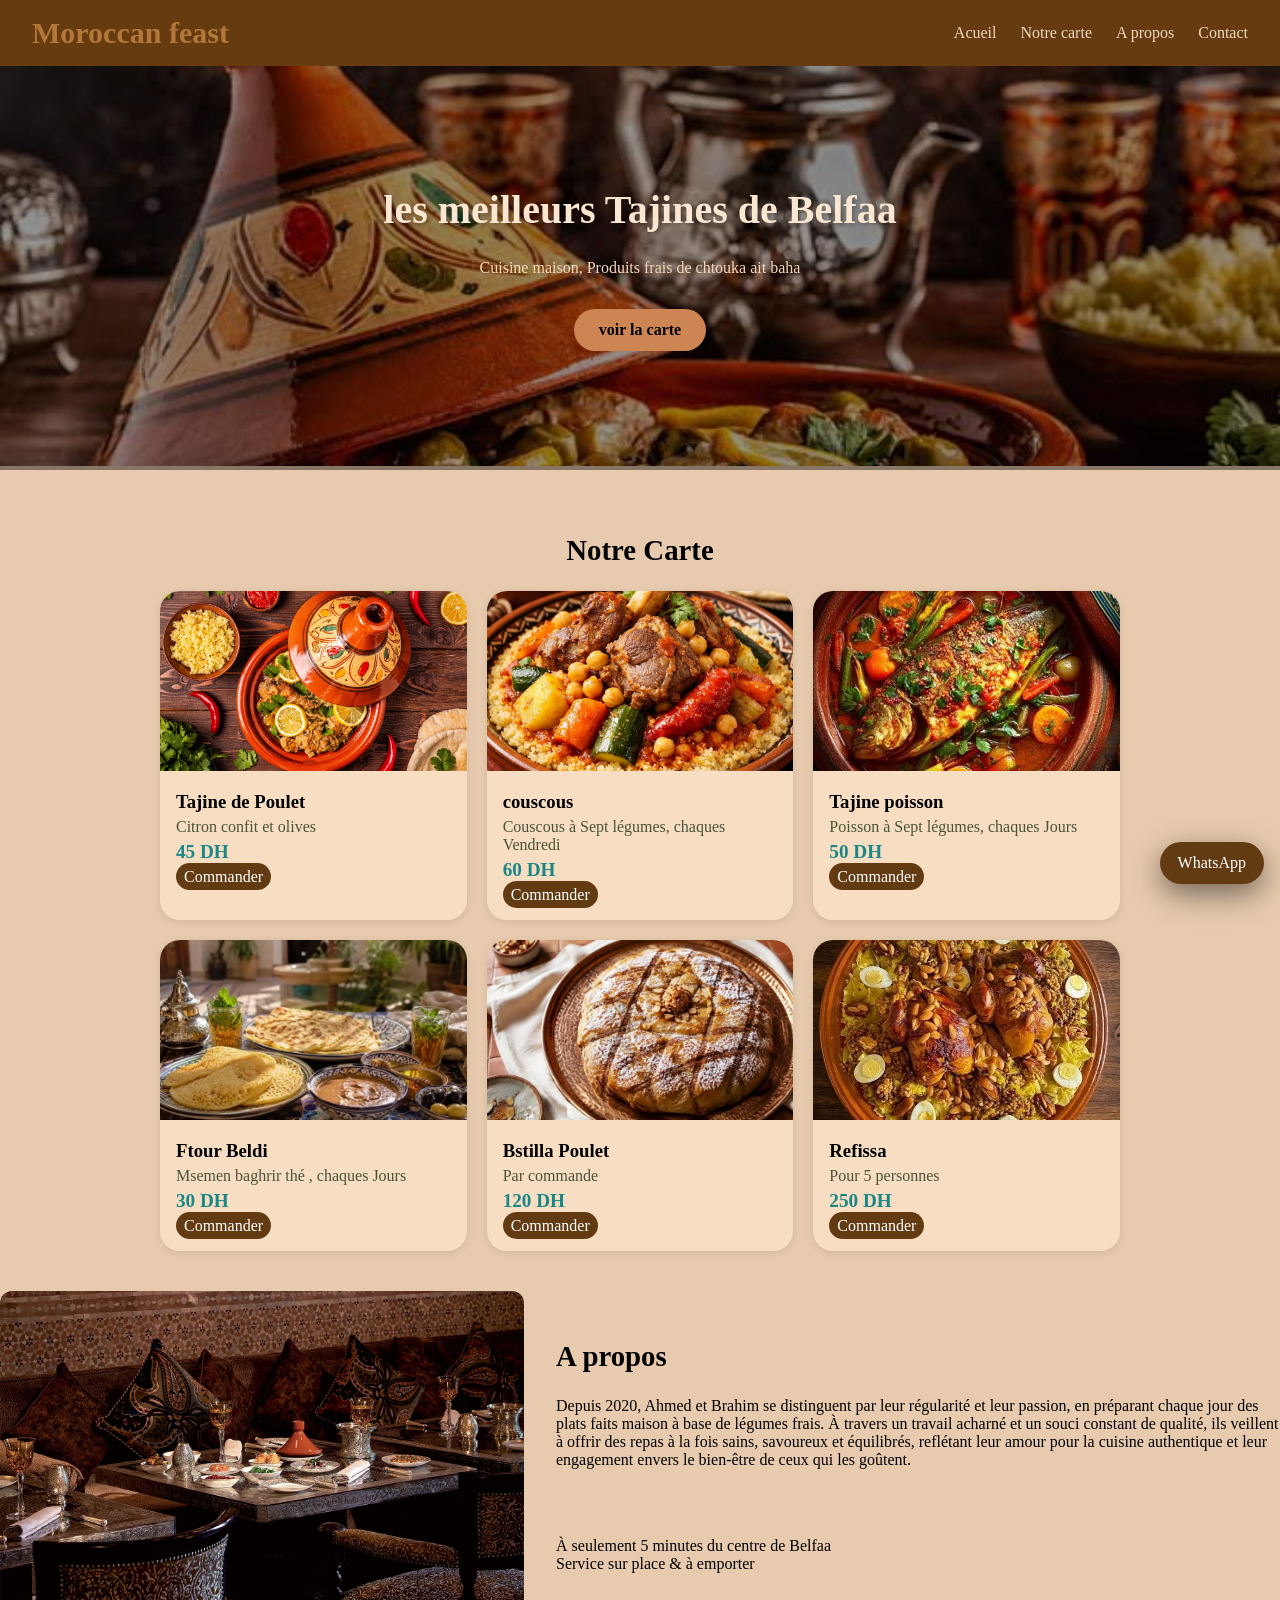
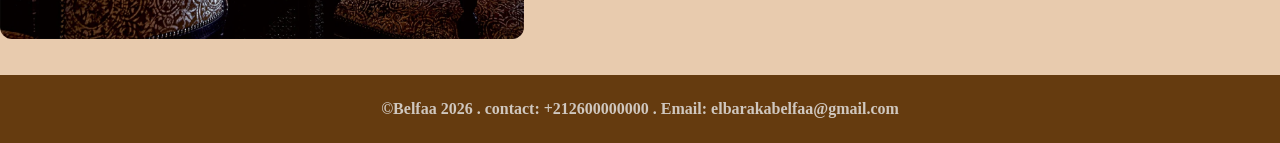
<file: index.html>
<!DOCTYPE html>
<html lang="en">
<head>
    <meta charset="UTF-8">
    <meta name="viewport" content="width=device-width, initial-scale=1.0">
    <title>Moroccan feast</title>
    <link rel="stylesheet" href="menu.css">
</head>
<body>
    <header class="entet">
        <div class="logo"> Moroccan feast</div>
        <div>
            <nav class="menu">
                <a href="#">Acueil</a>
                <a href="#carte"> Notre carte</a>
                <a href="#apropos">A propos</a>
                <a href="#contact">Contact</a>
            </nav>
        </div>
    </header>
    <main>
        <section class="bannier">
            <img src="tajin-poulet.jpg" alt="Tajine servi au Snack">
            <div class="bannier-text">
                <h1 class="a">les meilleurs Tajines de Belfaa</h1>
                <p>Cuisine maison, Produits frais de chtouka ait baha</p>
                <a href="#carte" class="btn"> voir la carte</a>
            </div>
        </section>

        <section id="carte" class="conteneur" >
            <h2>Notre Carte</h2>
            <div class="cartes">
                <article class="carte">
                    <img src="tajin.jpg" alt="tajine de poulet">
                    <div class="carte-text">
                        <h3>Tajine de Poulet</h3>
                        <p>Citron confit et olives</p>
                        <p class="prix">45 DH</p>
                        <div>
                            <a href="#contact" class="ba">Commander</a>
                        </div>
                    </div>
                </article>

                <article class="carte">
                    <img src="couscous.png" alt="couscous aux légumes">
                    <div class="carte-text">
                        <h3>couscous</h3>
                        <p>Couscous à Sept légumes, chaques Vendredi</p>
                        <p class="prix">60 DH</p>
                        <div>
                            <a href="#contact" class="ba">Commander</a>
                        </div>
                    </div>
                </article>

                <article class="carte">
                    <img src="tajine-poisson.jpg" alt="poisson aux légumes">
                    <div class="carte-text">
                        <h3>Tajine poisson</h3>
                        <p>Poisson à Sept légumes, chaques Jours</p>
                        <p class="prix">50 DH</p>
                        <div>
                            <a href="#contact" class="ba">Commander</a>
                        </div>
                    </div>
                </article>
                <article class="carte">
                    <img src="ftour-beldi.jpg" alt="poisson aux légumes">
                    <div class="carte-text">
                        <h3>Ftour Beldi</h3>
                        <p>Msemen baghrir thé , chaques Jours</p>
                        <p class="prix">30 DH</p>
                        <div>
                            <a href="#contact" class="ba">Commander</a>
                        </div> 
                    </div>
                </article>
                <article class="carte">
                    <img src="bastila-poulet.jpg" alt="poisson aux légumes">
                    <div class="carte-text">
                        <h3>Bstilla Poulet</h3>
                        <p> Par commande</p>
                        <p class="prix">120 DH</p>
                        <div>
                            <a href="#contact" class="ba">Commander</a>
                        </div>
                    </div>
                </article>
                <article class="carte">
                    <img src="refissa.jpg" alt="poisson aux légumes">
                    <div class="carte-text">
                        <h3>Refissa</h3>
                        <p>Pour 5 personnes</p>
                        <p class="prix">250 DH</p>
                        <div>
                            <a href="#contact" class="ba">Commander</a>
                        </div>
                    </div>
                </article>
            </div>
        </section>
        <section id="apropos" class="apropos">
            <img src="resturant.jpg" alt="notre Cuisine">
            <div class="apropos-text">
                <h2>A propos</h2>
                <p>Depuis 2020, Ahmed et Brahim se distinguent par leur régularité et leur passion, en préparant chaque jour des plats faits maison à base de légumes frais.
                     À travers un travail acharné et un souci constant de qualité, ils veillent à offrir des repas à la fois sains, savoureux et équilibrés,
                     reflétant leur amour pour la cuisine authentique et leur engagement envers le bien-être de ceux qui les goûtent.</p>
                <br><br>
                <p>À seulement 5 minutes du centre de Belfaa <br> Service sur place & à emporter</p>
            </div>

        </section>
        <section>
            <a href="#" class="wa">WhatsApp</a>
        </section>

    </main>
    <br><br>
    <!-- Footer à ajouté de votre part-->
     <footer id="contact">&COPY;Belfaa 2026 . contact: +212600000000 . Email: elbarakabelfaa@gmail.com  </footer>
</body>
</html>
</file>
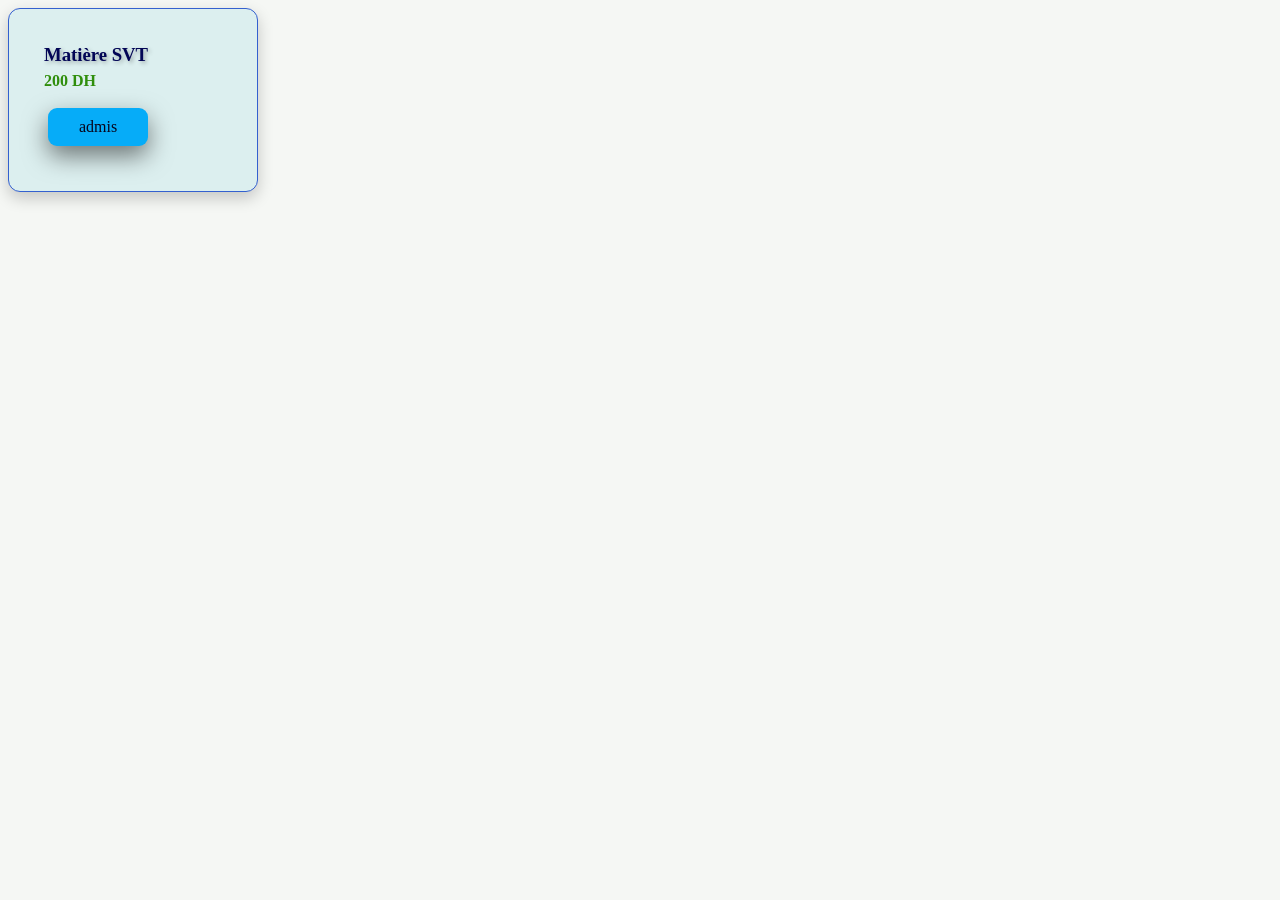
<file: exercice01.html>
<!DOCTYPE html>
<html lang="en">
<head>
    <meta charset="UTF-8">
    <meta name="viewport" content="width=>, initial-scale=1.0">
    <title>Document</title>
    <link rel="stylesheet" href="style.css">
</head>
<body>
    <div class="carte">
        <h3>Matière SVT</h3>
        <p class="prix">200 DH</p>
        <a href="#" class="btn">admis</a>
    </div>
    
</body>
</html>
</file>
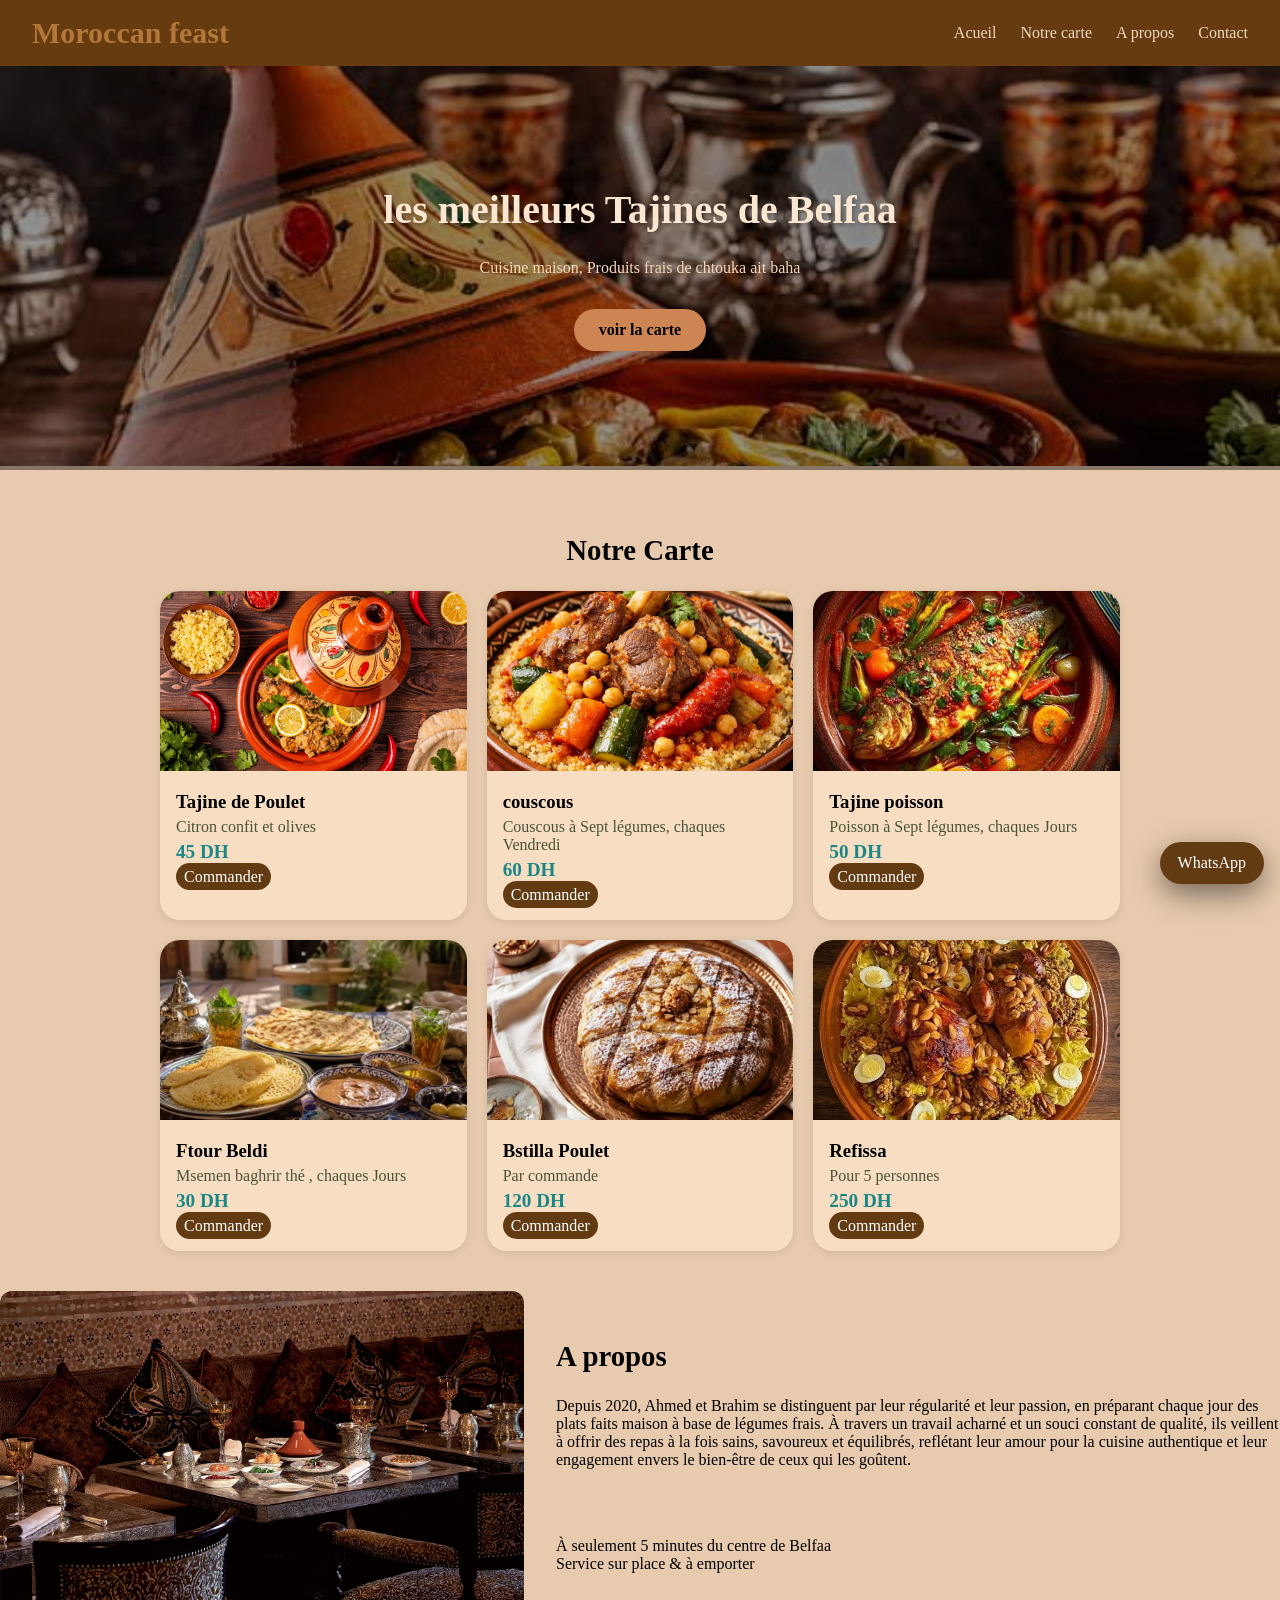
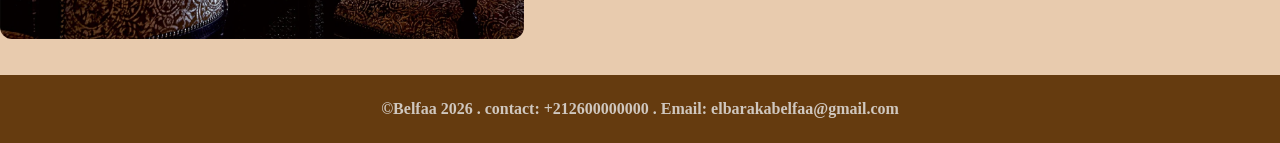
<file: menu.html>
<!DOCTYPE html>
<html lang="en">
<head>
    <meta charset="UTF-8">
    <meta name="viewport" content="width=device-width, initial-scale=1.0">
    <title>Elbaraka Belfaa</title>
    <link rel="stylesheet" href="menu.css">
</head>
<body>
    <header class="entet">
        <div class="logo"> Moroccan feast</div>
        <div>
            <nav class="menu">
                <a href="#">Acueil</a>
                <a href="#carte"> Notre carte</a>
                <a href="#apropos">A propos</a>
                <a href="#contact">Contact</a>
            </nav>
        </div>
    </header>
    <main>
        <section class="bannier">
            <img src="tajin-poulet.jpg" alt="Tajine servi au Snack">
            <div class="bannier-text">
                <h1 class="a">les meilleurs Tajines de Belfaa</h1>
                <p>Cuisine maison, Produits frais de chtouka ait baha</p>
                <a href="#carte" class="btn"> voir la carte</a>
            </div>
        </section>

        <section id="carte" class="conteneur" >
            <h2>Notre Carte</h2>
            <div class="cartes">
                <article class="carte">
                    <img src="tajin.jpg" alt="tajine de poulet">
                    <div class="carte-text">
                        <h3>Tajine de Poulet</h3>
                        <p>Citron confit et olives</p>
                        <p class="prix">45 DH</p>
                        <div>
                            <a href="#contact" class="ba">Commander</a>
                        </div>
                    </div>
                </article>

                <article class="carte">
                    <img src="couscous.png" alt="couscous aux légumes">
                    <div class="carte-text">
                        <h3>couscous</h3>
                        <p>Couscous à Sept légumes, chaques Vendredi</p>
                        <p class="prix">60 DH</p>
                        <div>
                            <a href="#contact" class="ba">Commander</a>
                        </div>
                    </div>
                </article>

                <article class="carte">
                    <img src="tajine-poisson.jpg" alt="poisson aux légumes">
                    <div class="carte-text">
                        <h3>Tajine poisson</h3>
                        <p>Poisson à Sept légumes, chaques Jours</p>
                        <p class="prix">50 DH</p>
                        <div>
                            <a href="#contact" class="ba">Commander</a>
                        </div>
                    </div>
                </article>
                <article class="carte">
                    <img src="ftour-beldi.jpg" alt="poisson aux légumes">
                    <div class="carte-text">
                        <h3>Ftour Beldi</h3>
                        <p>Msemen baghrir thé , chaques Jours</p>
                        <p class="prix">30 DH</p>
                        <div>
                            <a href="#contact" class="ba">Commander</a>
                        </div> 
                    </div>
                </article>
                <article class="carte">
                    <img src="bastila-poulet.jpg" alt="poisson aux légumes">
                    <div class="carte-text">
                        <h3>Bstilla Poulet</h3>
                        <p> Par commande</p>
                        <p class="prix">120 DH</p>
                        <div>
                            <a href="#contact" class="ba">Commander</a>
                        </div>
                    </div>
                </article>
                <article class="carte">
                    <img src="refissa.jpg" alt="poisson aux légumes">
                    <div class="carte-text">
                        <h3>Refissa</h3>
                        <p>Pour 5 personnes</p>
                        <p class="prix">250 DH</p>
                        <div>
                            <a href="#contact" class="ba">Commander</a>
                        </div>
                    </div>
                </article>
            </div>
        </section>
        <section id="apropos" class="apropos">
            <img src="resturant.jpg" alt="notre Cuisine">
            <div class="apropos-text">
                <h2>A propos</h2>
                <p>Depuis 2020, Ahmed et Brahim se distinguent par leur régularité et leur passion, en préparant chaque jour des plats faits maison à base de légumes frais.
                     À travers un travail acharné et un souci constant de qualité, ils veillent à offrir des repas à la fois sains, savoureux et équilibrés,
                     reflétant leur amour pour la cuisine authentique et leur engagement envers le bien-être de ceux qui les goûtent.</p>
                <br><br>
                <p>À seulement 5 minutes du centre de Belfaa <br> Service sur place & à emporter</p>
            </div>

        </section>
        <section>
            <a href="#" class="wa">WhatsApp</a>
        </section>

    </main>
    <br><br>
    <!-- Footer à ajouté de votre part-->
     <footer id="contact">&COPY;Belfaa 2026 . contact: +212600000000 . Email: elbarakabelfaa@gmail.com  </footer>
</body>
</html>
</file>
<file: menu.css>
* {
    box-sizing: border-box; 
    font-family: 'Times New Roman', Times, serif;
}

img {
    max-width: 100%;
    height: auto;
}

body {
    margin: 0;
    font-family: Arial, Helvetica, sans-serif;
    color: black;
    background-color: rgba(211, 157, 100, 0.521);
}

.entet {
    position: sticky;
    top: 0;
    z-index: 10;
    display: flex;
    justify-content: space-between;
    align-items: center;
    padding: 16px 32px;
    background-color: rgb(101, 59, 15);
}

.logo {
    color: rgb(179, 120, 57);
    font-size: 30px;
    font-weight: bold;
}

.menu {
    display: flex;
    gap: 24px;
}

.menu a {
    color: rgb(239, 217, 193);
    text-decoration: none;
}

.bannier {
    position: relative;
}

.bannier img {
    width: 100%;
    height: 400px;
    object-fit: cover;
}

.bannier-text {
    position: absolute;
    top: 0;
    left: 0;
    width: 100%;
    height: 100%;
    display: flex;
    flex-direction: column;
    justify-content: center;
    align-items: center;
    text-align: center;
    color: rgb(245, 215, 184);
    padding: 20px;
    background-color: rgba(0, 0, 0, 0.421);
}

.a { 
    color: #c1c717; 
    text-shadow: 2px 2px 4px rgba(0, 0, 0, 0.3); 
}

.bannier h1 {
    margin: 0 0 10px;
    font-size: 2.5rem;
    color: rgb(250, 230, 209);
}

.btn {
    display: inline-block;
    margin-top: 16px;
    padding: 12px 25px;
    background-color: rgb(205, 134, 83);
    color: black;
    text-decoration: none;
    border-radius: 999px;
    font-weight: bold;
    transition: background-color 0s;
}

.btn:hover {
    background-color: rgb(116, 59, 19);
    color: white;
}

.conteneur {
    max-width: 1000px;
    margin: 0 auto;
    padding: 40px 20px;
}

h2 {
    text-align: center;
    font-size: 1.8rem;
}

.cartes {
    display: flex;
    flex-wrap: wrap;
    gap: 20px;
}

.carte {
    position: relative;
    flex: 1 1 250px;
    background-color: rgba(255, 230, 204, 0.67);
    border-radius: 20px;
    overflow: hidden;
    box-shadow: 0 2px 8px rgba(0,0,0,.1);
}

.carte img {
    width: 100%;
    height: 180px;
    object-fit: cover;
}

.carte-text {
    padding: 16px;
}

.carte-text h3 {
    margin: 0 0 5px;
}

.carte-text p {
    margin: 0 0 5px;
    color: rgb(74, 83, 57);
}

.carte-text .prix {
    font-weight: bold;
    font-size: 1.2rem;
    color: rgb(26, 135, 135);
}

.apropos {
    display: flex;
    flex-wrap: wrap;
    align-items: center;
    gap: 32px;
}

.apropos img {
    flex: 1 1 100px;
    min-width: 0;
    border-radius: 12px;
}

.apropos-text {
    flex: 1 1 300px;
}

.apropos-text h2 {
    text-align: left;
    margin-top: 0;
}

footer { 
    background-color: rgb(101, 59, 15);
    color: rgb(207, 199, 191); 
    text-align: center; 
    padding: 25px; 
    font-weight: bold; 
    font-family: 'Times New Roman', Times, serif;
}

.wa {
    position: fixed;
    bottom: 16px;
    right: 16px;
    background-color: rgb(98, 59, 18);
    color: white;
    padding: 12px 18px;
    border-radius: 999px;
    text-decoration: none;
    box-shadow: 0 10px 30px rgba(0, 0, 0, 0.5);
    transition: background-color 0s;
}

.wa:hover {
    background-color: #432d05;
    color: white;
}

.ba {
    bottom: 40px;
    right: 10px;
    background-color: rgb(98, 59, 18);
    color: white;
    padding: 5px 8px;
    border-radius: 999px;
    text-decoration: none;
    transition: background-color 0s;
}

.ba:hover {
    background-color: #54360771;
    color: white;
}

@media (max-width: 1024px) {
    .carte {
        gap: 1.5rem;
    }
    .carte {
        flex: 1 1 calc(50% - 1.5rem);
    }
}

@media (max-width: 768px) {
    .entet {
        flex-direction: column;
        gap: 1rem;
        padding: 1rem;
        text-align: center;
    }

    .menu {
        gap: 1.2rem;
        flex-wrap: wrap;
        justify-content: center;
    }

    .bannier img {
        height: 300px;
    }

    .bannier h1 {
        font-size: 2rem;
    }

    .cartes {
        flex-direction: column;
        gap: 1.5rem;
    }

    .carte {
        flex: 1 1 100%;
    }

    .conteneur {
        padding: 20px 15px;
    }
}
</file>
<file: style.css>
*{ box-sizing: border-box; }
body { background-color: rgb(245, 247, 244); font-family: Georgia, 'Times New Roman', Times, serif;}
.carte { 
    max-width: 15.625rem;
    margin: 70px0.4375rem auto;
    padding: 2.1875rem;
    background-color: rgb(220, 239, 239);
    border: 0.0625rem solid rgb(52, 96, 207);
    border-radius: 0.75rem;
    box-shadow:0 0.375rem 1rem rgba(0, 0, 0, 0.2) ;
}
.carte h3 { margin: 0 0 0.375rem ; color: rgb(2, 5, 85); text-shadow:0.125rem 0.125rem 0.25rem rgba(0, 0, 0, 0.3) ;}
.prix { color: rgb(47, 142, 12); font-weight: bold; margin: 0 0 0.5rem;}
.btn {
    display: inline-block;
    width: 6.25rem;
    padding: 0.625rem;
    margin: 0.625rem 0.25rem;
    text-align: center;
    background-color: rgb(6, 172, 248);
    color: rgb(8, 5, 28);
    text-decoration: none;
    border-radius: 0.5625rem;
    font-family: Georgia, 'Times New Roman', Times, serif;
    box-shadow: 0 0.625rem 1.5625rem rgba(0 , 0,0, 0.5) ;
    transition: 0s;
  
}
.btn:hover {
    background-color: rgb(1, 1, 3);
    color: aliceblue;
}
</file>
